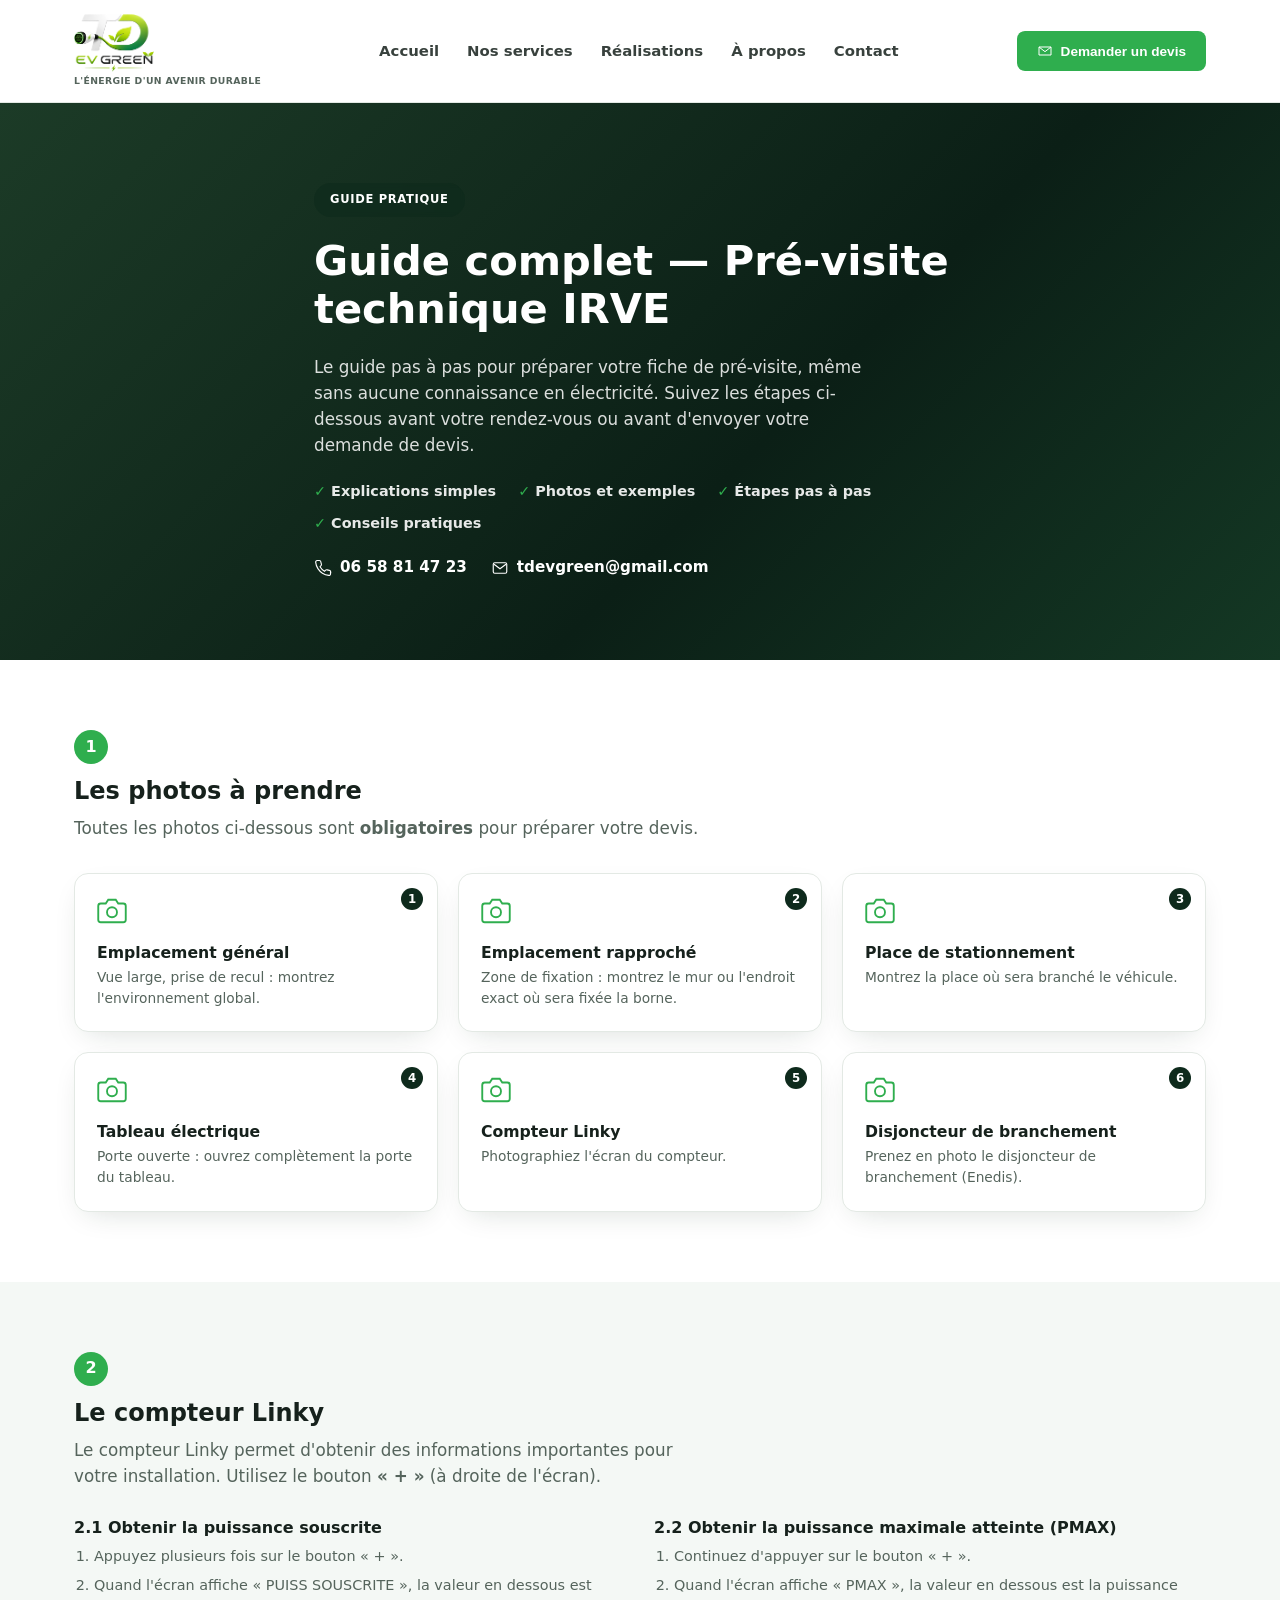
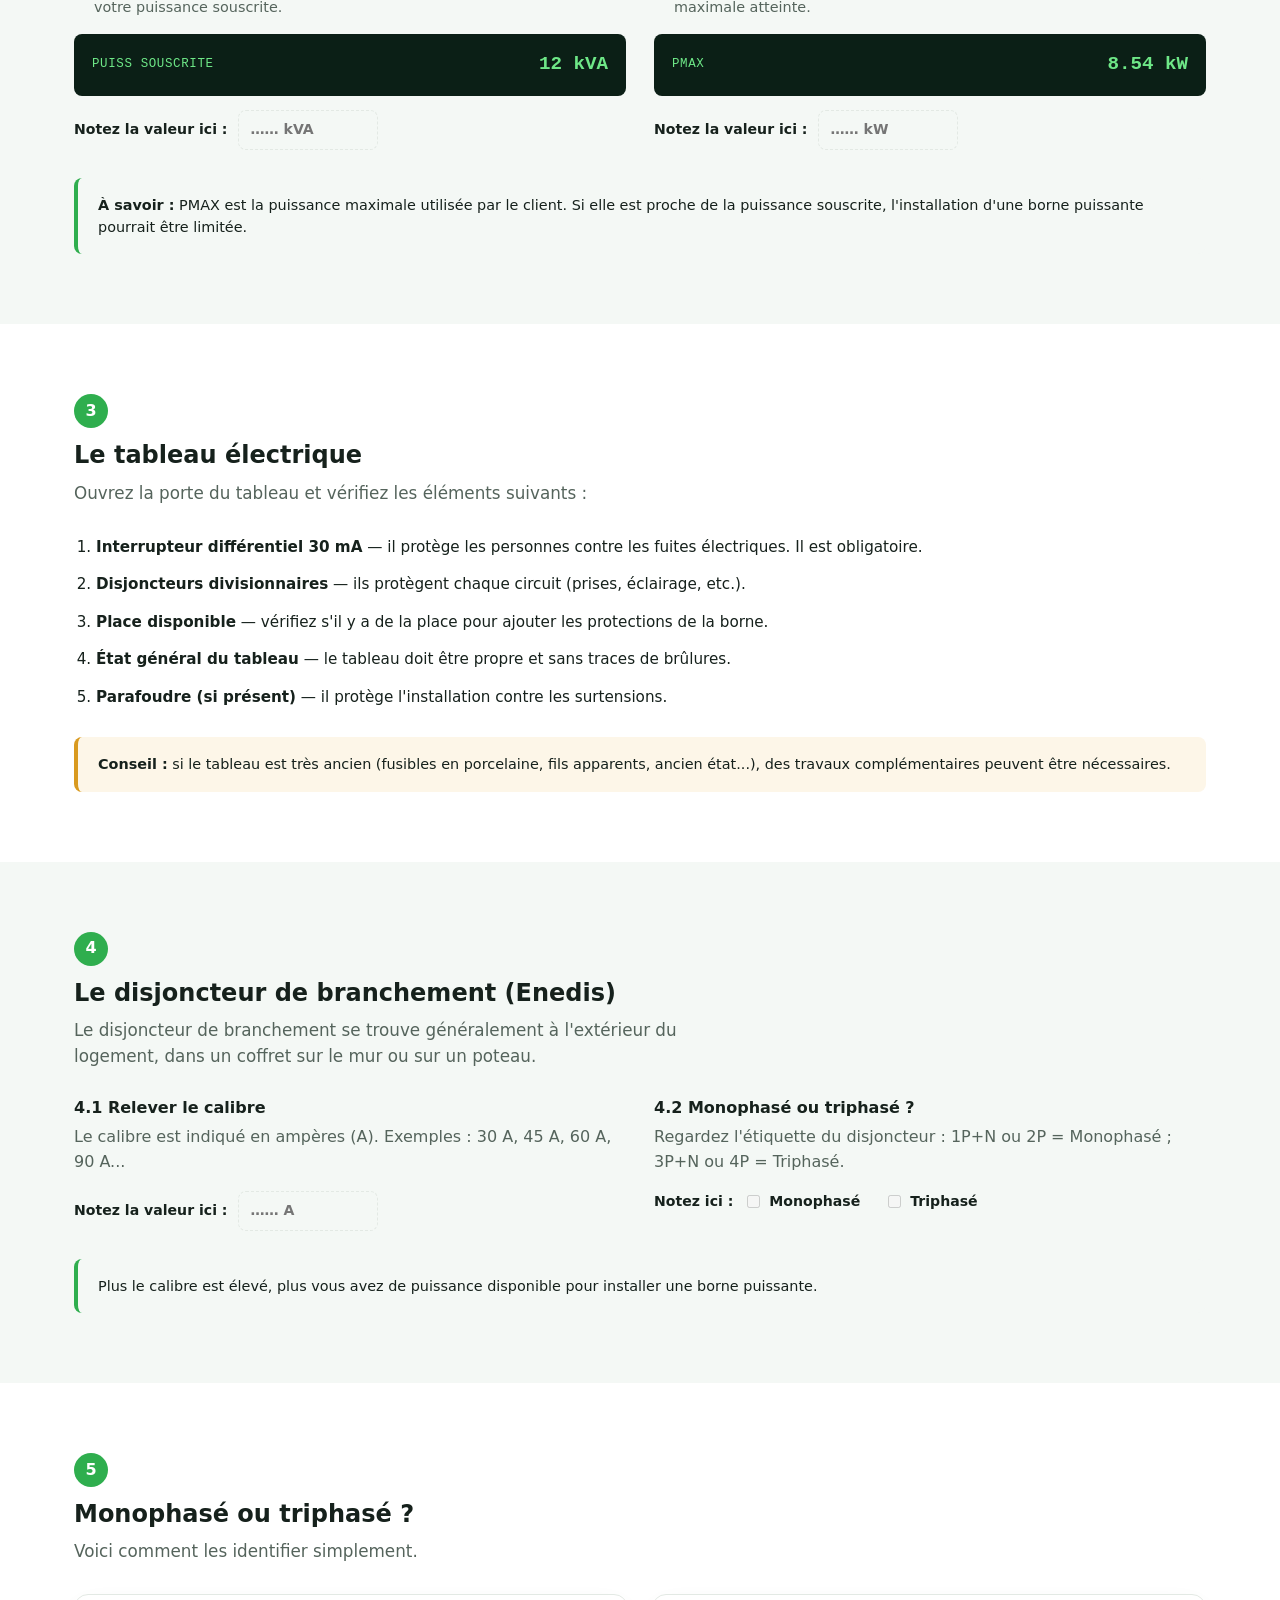
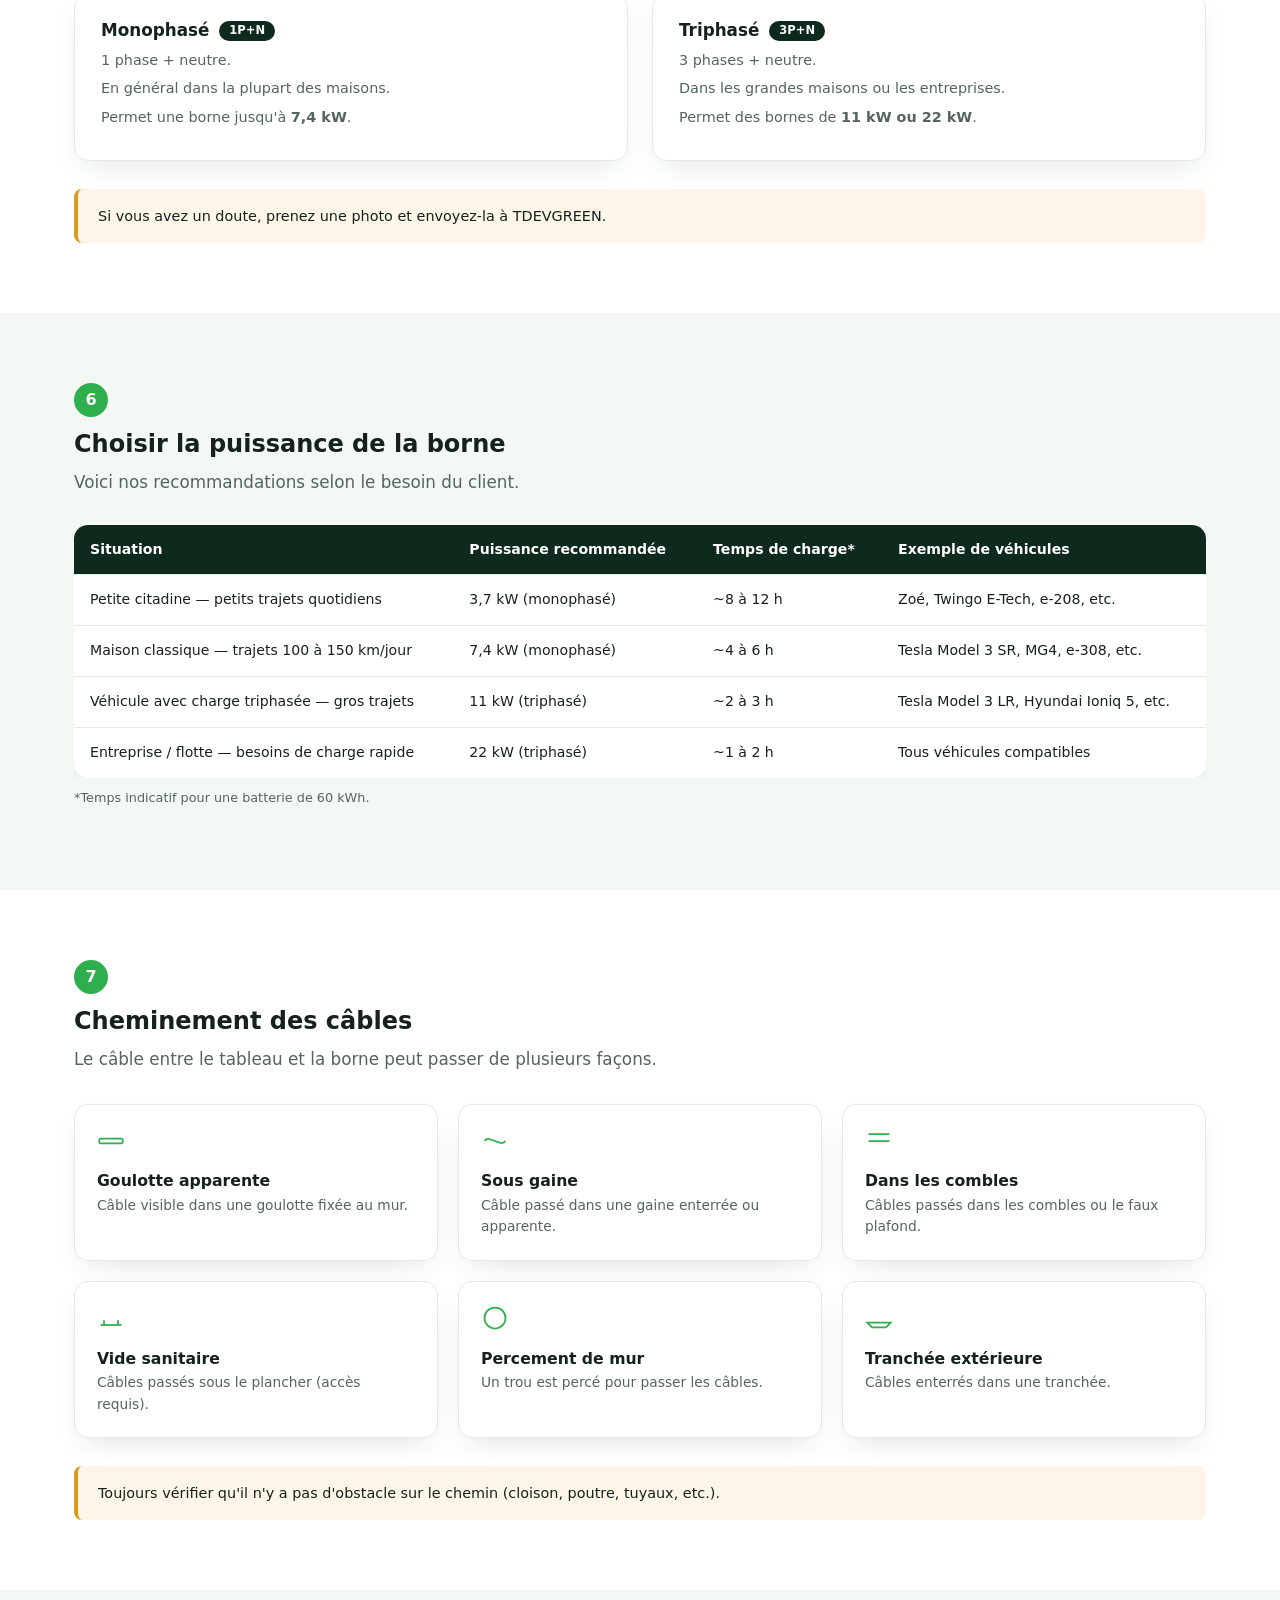
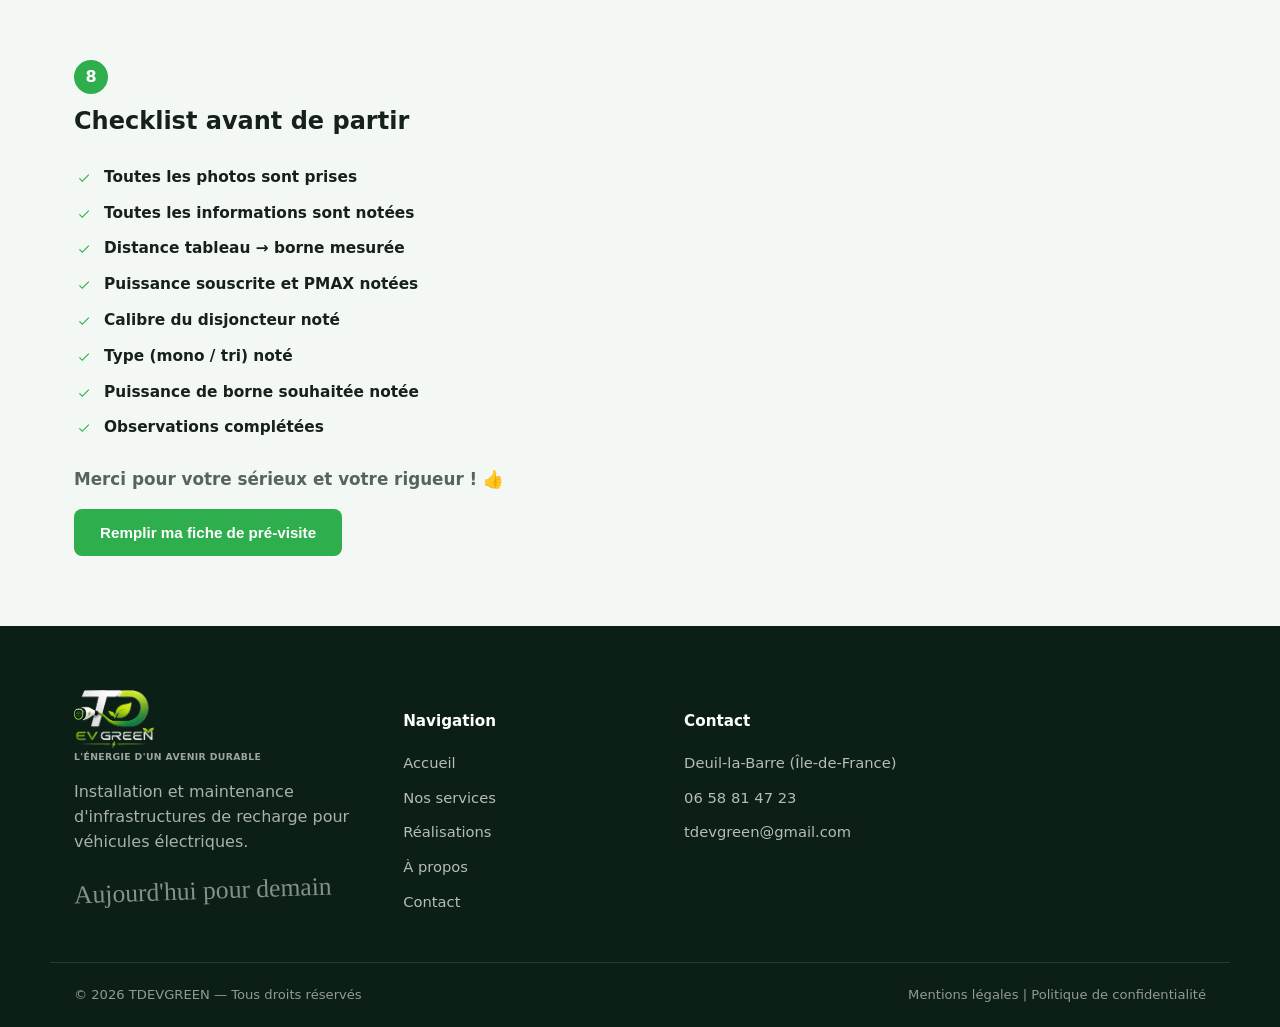
<file: guide-pre-visite.html>
<!DOCTYPE html>
<html lang="fr">
<head>
<meta charset="UTF-8">
<meta name="viewport" content="width=device-width, initial-scale=1.0">
<title>Guide de pré-visite technique IRVE — TDEVGREEN</title>
<meta name="description" content="Guide pas à pas pour préparer votre fiche de pré-visite technique IRVE avant l'installation de votre borne de recharge : photos à prendre, compteur Linky, tableau électrique, disjoncteur, puissance recommandée.">
<link rel="icon" href="assets/img/favicon.png" type="image/png">
<link rel="apple-touch-icon" href="assets/img/apple-touch-icon.png">
<link rel="stylesheet" href="assets/css/styles.css?v=2">
</head>
<body>

<header class="site-header">
  <div class="container header-inner">
    <a href="index.html#accueil" class="logo">
      <img class="logo-mark-full" src="assets/img/logo-full.png" width="230" height="167" alt="TDEVGREEN">
      <span class="logo-tagline">L'énergie d'un avenir durable</span>
    </a>

    <nav class="main-nav" id="main-nav">
      <a href="index.html#accueil">Accueil</a>
      <a href="index.html#services">Nos services</a>
      <a href="index.html#realisations">Réalisations</a>
      <a href="index.html#apropos">À propos</a>
      <a href="index.html#contact">Contact</a>
      <button type="button" class="btn btn-primary btn-sm nav-devis" data-open-devis>Demander un devis</button>
    </nav>

    <button type="button" class="btn btn-primary btn-sm header-cta" data-open-devis>
      <svg width="16" height="16" viewBox="0 0 24 24" fill="none" aria-hidden="true"><path d="M3 6h18v12H3z" stroke="currentColor" stroke-width="1.5"/><path d="m3 6 9 7 9-7" stroke="currentColor" stroke-width="1.5"/></svg>
      Demander un devis
    </button>

    <button class="nav-toggle" id="nav-toggle" aria-label="Ouvrir le menu" aria-expanded="false" aria-controls="main-nav">
      <span></span><span></span><span></span>
    </button>
  </div>
</header>

<main>

  <section class="guide-hero">
    <div class="container guide-hero-inner">
      <span class="badge">Guide pratique</span>
      <h1>Guide complet — Pré-visite technique IRVE</h1>
      <p class="hero-text">
        Le guide pas à pas pour préparer votre fiche de pré-visite, même sans aucune
        connaissance en électricité. Suivez les étapes ci-dessous avant votre rendez-vous
        ou avant d'envoyer votre demande de devis.
      </p>
      <ul class="guide-hero-points">
        <li>Explications simples</li>
        <li>Photos et exemples</li>
        <li>Étapes pas à pas</li>
        <li>Conseils pratiques</li>
      </ul>
      <div class="guide-hero-contact">
        <a href="tel:0658814723">
          <svg width="18" height="18" viewBox="0 0 24 24" fill="none" aria-hidden="true"><path d="M22 16.9v3a2 2 0 0 1-2.2 2 19.8 19.8 0 0 1-8.6-3 19.5 19.5 0 0 1-6-6 19.8 19.8 0 0 1-3-8.7A2 2 0 0 1 4.1 2h3a2 2 0 0 1 2 1.7c.1 1 .3 2 .7 3a2 2 0 0 1-.4 2.1L8 10.3a16 16 0 0 0 6 6l1.5-1.4a2 2 0 0 1 2.1-.4c1 .4 2 .6 3 .7a2 2 0 0 1 1.7 2z" stroke="currentColor" stroke-width="1.5"/></svg>
          06 58 81 47 23
        </a>
        <a href="mailto:tdevgreen@gmail.com">
          <svg width="18" height="18" viewBox="0 0 24 24" fill="none" aria-hidden="true"><rect x="3" y="5" width="18" height="14" rx="2" stroke="currentColor" stroke-width="1.5"/><path d="m4 7 8 6 8-6" stroke="currentColor" stroke-width="1.5"/></svg>
          tdevgreen@gmail.com
        </a>
      </div>
    </div>
  </section>

  <section class="guide-section" id="photos">
    <div class="container">
      <span class="guide-step-badge">1</span>
      <h2>Les photos à prendre</h2>
      <p class="section-intro">Toutes les photos ci-dessous sont <strong>obligatoires</strong> pour préparer votre devis.</p>

      <div class="guide-photo-grid">
        <div class="guide-photo-card">
          <span class="guide-photo-num">1</span>
          <svg width="30" height="30" viewBox="0 0 24 24" fill="none" aria-hidden="true"><path d="M23 19a2 2 0 0 1-2 2H3a2 2 0 0 1-2-2V8a2 2 0 0 1 2-2h4l2-3h6l2 3h4a2 2 0 0 1 2 2z" stroke="currentColor" stroke-width="1.5"/><circle cx="12" cy="13" r="4" stroke="currentColor" stroke-width="1.5"/></svg>
          <h3>Emplacement général</h3>
          <p>Vue large, prise de recul : montrez l'environnement global.</p>
        </div>
        <div class="guide-photo-card">
          <span class="guide-photo-num">2</span>
          <svg width="30" height="30" viewBox="0 0 24 24" fill="none" aria-hidden="true"><path d="M23 19a2 2 0 0 1-2 2H3a2 2 0 0 1-2-2V8a2 2 0 0 1 2-2h4l2-3h6l2 3h4a2 2 0 0 1 2 2z" stroke="currentColor" stroke-width="1.5"/><circle cx="12" cy="13" r="4" stroke="currentColor" stroke-width="1.5"/></svg>
          <h3>Emplacement rapproché</h3>
          <p>Zone de fixation : montrez le mur ou l'endroit exact où sera fixée la borne.</p>
        </div>
        <div class="guide-photo-card">
          <span class="guide-photo-num">3</span>
          <svg width="30" height="30" viewBox="0 0 24 24" fill="none" aria-hidden="true"><path d="M23 19a2 2 0 0 1-2 2H3a2 2 0 0 1-2-2V8a2 2 0 0 1 2-2h4l2-3h6l2 3h4a2 2 0 0 1 2 2z" stroke="currentColor" stroke-width="1.5"/><circle cx="12" cy="13" r="4" stroke="currentColor" stroke-width="1.5"/></svg>
          <h3>Place de stationnement</h3>
          <p>Montrez la place où sera branché le véhicule.</p>
        </div>
        <div class="guide-photo-card">
          <span class="guide-photo-num">4</span>
          <svg width="30" height="30" viewBox="0 0 24 24" fill="none" aria-hidden="true"><path d="M23 19a2 2 0 0 1-2 2H3a2 2 0 0 1-2-2V8a2 2 0 0 1 2-2h4l2-3h6l2 3h4a2 2 0 0 1 2 2z" stroke="currentColor" stroke-width="1.5"/><circle cx="12" cy="13" r="4" stroke="currentColor" stroke-width="1.5"/></svg>
          <h3>Tableau électrique</h3>
          <p>Porte ouverte : ouvrez complètement la porte du tableau.</p>
        </div>
        <div class="guide-photo-card">
          <span class="guide-photo-num">5</span>
          <svg width="30" height="30" viewBox="0 0 24 24" fill="none" aria-hidden="true"><path d="M23 19a2 2 0 0 1-2 2H3a2 2 0 0 1-2-2V8a2 2 0 0 1 2-2h4l2-3h6l2 3h4a2 2 0 0 1 2 2z" stroke="currentColor" stroke-width="1.5"/><circle cx="12" cy="13" r="4" stroke="currentColor" stroke-width="1.5"/></svg>
          <h3>Compteur Linky</h3>
          <p>Photographiez l'écran du compteur.</p>
        </div>
        <div class="guide-photo-card">
          <span class="guide-photo-num">6</span>
          <svg width="30" height="30" viewBox="0 0 24 24" fill="none" aria-hidden="true"><path d="M23 19a2 2 0 0 1-2 2H3a2 2 0 0 1-2-2V8a2 2 0 0 1 2-2h4l2-3h6l2 3h4a2 2 0 0 1 2 2z" stroke="currentColor" stroke-width="1.5"/><circle cx="12" cy="13" r="4" stroke="currentColor" stroke-width="1.5"/></svg>
          <h3>Disjoncteur de branchement</h3>
          <p>Prenez en photo le disjoncteur de branchement (Enedis).</p>
        </div>
      </div>
    </div>
  </section>

  <section class="guide-section guide-section-alt" id="linky">
    <div class="container">
      <span class="guide-step-badge">2</span>
      <h2>Le compteur Linky</h2>
      <p class="section-intro">
        Le compteur Linky permet d'obtenir des informations importantes pour votre installation.
        Utilisez le bouton <strong>« + »</strong> (à droite de l'écran).
      </p>

      <div class="linky-steps">
        <div class="linky-step">
          <h3>2.1 Obtenir la puissance souscrite</h3>
          <ol class="linky-instructions">
            <li>Appuyez plusieurs fois sur le bouton « + ».</li>
            <li>Quand l'écran affiche « PUISS SOUSCRITE », la valeur en dessous est votre puissance souscrite.</li>
          </ol>
          <div class="linky-screen">
            <span>PUISS SOUSCRITE</span>
            <strong>12 kVA</strong>
          </div>
          <label class="linky-note">Notez la valeur ici : <input type="text" placeholder="…… kVA" disabled></label>
        </div>

        <div class="linky-step">
          <h3>2.2 Obtenir la puissance maximale atteinte (PMAX)</h3>
          <ol class="linky-instructions">
            <li>Continuez d'appuyer sur le bouton « + ».</li>
            <li>Quand l'écran affiche « PMAX », la valeur en dessous est la puissance maximale atteinte.</li>
          </ol>
          <div class="linky-screen">
            <span>PMAX</span>
            <strong>8.54 kW</strong>
          </div>
          <label class="linky-note">Notez la valeur ici : <input type="text" placeholder="…… kW" disabled></label>
        </div>
      </div>

      <div class="guide-tip">
        <strong>À savoir :</strong> PMAX est la puissance maximale utilisée par le client. Si elle est proche
        de la puissance souscrite, l'installation d'une borne puissante pourrait être limitée.
      </div>
    </div>
  </section>

  <section class="guide-section" id="tableau">
    <div class="container">
      <span class="guide-step-badge">3</span>
      <h2>Le tableau électrique</h2>
      <p class="section-intro">Ouvrez la porte du tableau et vérifiez les éléments suivants :</p>

      <ol class="guide-checklist">
        <li><strong>Interrupteur différentiel 30 mA</strong> — il protège les personnes contre les fuites électriques. Il est obligatoire.</li>
        <li><strong>Disjoncteurs divisionnaires</strong> — ils protègent chaque circuit (prises, éclairage, etc.).</li>
        <li><strong>Place disponible</strong> — vérifiez s'il y a de la place pour ajouter les protections de la borne.</li>
        <li><strong>État général du tableau</strong> — le tableau doit être propre et sans traces de brûlures.</li>
        <li><strong>Parafoudre (si présent)</strong> — il protège l'installation contre les surtensions.</li>
      </ol>

      <div class="guide-tip guide-tip-warning">
        <strong>Conseil :</strong> si le tableau est très ancien (fusibles en porcelaine, fils apparents,
        ancien état...), des travaux complémentaires peuvent être nécessaires.
      </div>
    </div>
  </section>

  <section class="guide-section guide-section-alt" id="disjoncteur">
    <div class="container">
      <span class="guide-step-badge">4</span>
      <h2>Le disjoncteur de branchement (Enedis)</h2>
      <p class="section-intro">
        Le disjoncteur de branchement se trouve généralement à l'extérieur du logement, dans un coffret
        sur le mur ou sur un poteau.
      </p>

      <div class="linky-steps">
        <div class="linky-step">
          <h3>4.1 Relever le calibre</h3>
          <p>Le calibre est indiqué en ampères (A). Exemples : 30 A, 45 A, 60 A, 90 A...</p>
          <label class="linky-note">Notez la valeur ici : <input type="text" placeholder="…… A" disabled></label>
        </div>
        <div class="linky-step">
          <h3>4.2 Monophasé ou triphasé ?</h3>
          <p>Regardez l'étiquette du disjoncteur : 1P+N ou 2P = Monophasé ; 3P+N ou 4P = Triphasé.</p>
          <label class="linky-note linky-note-choice">
            Notez ici :
            <span><input type="checkbox" disabled> Monophasé</span>
            <span><input type="checkbox" disabled> Triphasé</span>
          </label>
        </div>
      </div>

      <div class="guide-tip">
        Plus le calibre est élevé, plus vous avez de puissance disponible pour installer une borne puissante.
      </div>
    </div>
  </section>

  <section class="guide-section" id="phases">
    <div class="container">
      <span class="guide-step-badge">5</span>
      <h2>Monophasé ou triphasé ?</h2>
      <p class="section-intro">Voici comment les identifier simplement.</p>

      <div class="phase-grid">
        <div class="phase-card">
          <h3>Monophasé <span class="phase-tag">1P+N</span></h3>
          <p>1 phase + neutre.</p>
          <p>En général dans la plupart des maisons.</p>
          <p>Permet une borne jusqu'à <strong>7,4 kW</strong>.</p>
        </div>
        <div class="phase-card">
          <h3>Triphasé <span class="phase-tag">3P+N</span></h3>
          <p>3 phases + neutre.</p>
          <p>Dans les grandes maisons ou les entreprises.</p>
          <p>Permet des bornes de <strong>11 kW ou 22 kW</strong>.</p>
        </div>
      </div>
      <div class="guide-tip guide-tip-warning">
        Si vous avez un doute, prenez une photo et envoyez-la à TDEVGREEN.
      </div>
    </div>
  </section>

  <section class="guide-section guide-section-alt" id="puissance">
    <div class="container">
      <span class="guide-step-badge">6</span>
      <h2>Choisir la puissance de la borne</h2>
      <p class="section-intro">Voici nos recommandations selon le besoin du client.</p>

      <div class="table-scroll">
        <table class="guide-table">
          <thead>
            <tr>
              <th>Situation</th>
              <th>Puissance recommandée</th>
              <th>Temps de charge*</th>
              <th>Exemple de véhicules</th>
            </tr>
          </thead>
          <tbody>
            <tr>
              <td>Petite citadine — petits trajets quotidiens</td>
              <td>3,7 kW (monophasé)</td>
              <td>~8 à 12 h</td>
              <td>Zoé, Twingo E-Tech, e-208, etc.</td>
            </tr>
            <tr>
              <td>Maison classique — trajets 100 à 150 km/jour</td>
              <td>7,4 kW (monophasé)</td>
              <td>~4 à 6 h</td>
              <td>Tesla Model 3 SR, MG4, e-308, etc.</td>
            </tr>
            <tr>
              <td>Véhicule avec charge triphasée — gros trajets</td>
              <td>11 kW (triphasé)</td>
              <td>~2 à 3 h</td>
              <td>Tesla Model 3 LR, Hyundai Ioniq 5, etc.</td>
            </tr>
            <tr>
              <td>Entreprise / flotte — besoins de charge rapide</td>
              <td>22 kW (triphasé)</td>
              <td>~1 à 2 h</td>
              <td>Tous véhicules compatibles</td>
            </tr>
          </tbody>
        </table>
      </div>
      <p class="table-footnote">*Temps indicatif pour une batterie de 60 kWh.</p>
    </div>
  </section>

  <section class="guide-section" id="cables">
    <div class="container">
      <span class="guide-step-badge">7</span>
      <h2>Cheminement des câbles</h2>
      <p class="section-intro">Le câble entre le tableau et la borne peut passer de plusieurs façons.</p>

      <div class="guide-photo-grid guide-photo-grid-6">
        <div class="guide-photo-card">
          <svg width="28" height="28" viewBox="0 0 24 24" fill="none" aria-hidden="true"><rect x="2" y="10" width="20" height="4" rx="1" stroke="currentColor" stroke-width="1.5"/></svg>
          <h3>Goulotte apparente</h3>
          <p>Câble visible dans une goulotte fixée au mur.</p>
        </div>
        <div class="guide-photo-card">
          <svg width="28" height="28" viewBox="0 0 24 24" fill="none" aria-hidden="true"><path d="M3 12c4-6 14 6 18 0" stroke="currentColor" stroke-width="1.5"/></svg>
          <h3>Sous gaine</h3>
          <p>Câble passé dans une gaine enterrée ou apparente.</p>
        </div>
        <div class="guide-photo-card">
          <svg width="28" height="28" viewBox="0 0 24 24" fill="none" aria-hidden="true"><path d="M3 6h18M3 12h18" stroke="currentColor" stroke-width="1.5"/></svg>
          <h3>Dans les combles</h3>
          <p>Câbles passés dans les combles ou le faux plafond.</p>
        </div>
        <div class="guide-photo-card">
          <svg width="28" height="28" viewBox="0 0 24 24" fill="none" aria-hidden="true"><path d="M3 18h18" stroke="currentColor" stroke-width="1.5"/><path d="M6 18v-4M18 18v-4" stroke="currentColor" stroke-width="1.5"/></svg>
          <h3>Vide sanitaire</h3>
          <p>Câbles passés sous le plancher (accès requis).</p>
        </div>
        <div class="guide-photo-card">
          <svg width="28" height="28" viewBox="0 0 24 24" fill="none" aria-hidden="true"><circle cx="12" cy="12" r="9" stroke="currentColor" stroke-width="1.5"/></svg>
          <h3>Percement de mur</h3>
          <p>Un trou est percé pour passer les câbles.</p>
        </div>
        <div class="guide-photo-card">
          <svg width="28" height="28" viewBox="0 0 24 24" fill="none" aria-hidden="true"><path d="M2 16h20l-4 4H6z" stroke="currentColor" stroke-width="1.5"/></svg>
          <h3>Tranchée extérieure</h3>
          <p>Câbles enterrés dans une tranchée.</p>
        </div>
      </div>

      <div class="guide-tip guide-tip-warning">
        Toujours vérifier qu'il n'y a pas d'obstacle sur le chemin (cloison, poutre, tuyaux, etc.).
      </div>
    </div>
  </section>

  <section class="guide-section guide-section-alt" id="checklist">
    <div class="container">
      <span class="guide-step-badge">8</span>
      <h2>Checklist avant de partir</h2>

      <ul class="checklist guide-final-checklist">
        <li>Toutes les photos sont prises</li>
        <li>Toutes les informations sont notées</li>
        <li>Distance tableau → borne mesurée</li>
        <li>Puissance souscrite et PMAX notées</li>
        <li>Calibre du disjoncteur noté</li>
        <li>Type (mono / tri) noté</li>
        <li>Puissance de borne souhaitée notée</li>
        <li>Observations complétées</li>
      </ul>

      <p class="guide-thanks">Merci pour votre sérieux et votre rigueur ! 👍</p>

      <button type="button" class="btn btn-primary" data-open-devis>Remplir ma fiche de pré-visite</button>
    </div>
  </section>

</main>

<footer class="site-footer">
  <div class="container footer-grid">
    <div class="footer-brand">
      <a href="index.html#accueil" class="logo logo-footer">
        <img class="logo-mark-full" src="assets/img/logo-full-dark.png" width="200" height="145" alt="TDEVGREEN">
        <span class="logo-tagline">L'énergie d'un avenir durable</span>
      </a>
      <p>Installation et maintenance d'infrastructures de recharge pour véhicules électriques.</p>
      <span class="signature">Aujourd'hui pour demain</span>
    </div>

    <div class="footer-col">
      <h4>Navigation</h4>
      <a href="index.html#accueil">Accueil</a>
      <a href="index.html#services">Nos services</a>
      <a href="index.html#realisations">Réalisations</a>
      <a href="index.html#apropos">À propos</a>
      <a href="index.html#contact">Contact</a>
    </div>

    <div class="footer-col">
      <h4>Contact</h4>
      <span>Deuil-la-Barre (Île-de-France)</span>
      <a href="tel:0658814723">06 58 81 47 23</a>
      <a href="mailto:tdevgreen@gmail.com">tdevgreen@gmail.com</a>
    </div>
  </div>

  <div class="footer-bottom container">
    <span>© <span id="year"></span> TDEVGREEN — Tous droits réservés</span>
    <span class="footer-links"><a href="#">Mentions légales</a> | <a href="#">Politique de confidentialité</a></span>
  </div>
</footer>

<div class="modal" id="devis-modal" aria-hidden="true">
  <div class="modal-overlay" data-close-devis></div>
  <div class="modal-dialog" role="dialog" aria-modal="true" aria-labelledby="devis-title">
    <button type="button" class="modal-close" data-close-devis aria-label="Fermer">&times;</button>
    <h2 id="devis-title">Fiche de pré-visite technique IRVE</h2>
    <p class="modal-intro">
      Renseignez un maximum d'informations sur votre installation : cela nous permet de préparer
      un devis précis, avec le moins d'aller-retours possible. Les champs techniques que vous ne
      connaissez pas peuvent rester vides — notre technicien les vérifiera lors de la visite.
    </p>

    <form class="devis-form" id="devis-form" action="assets/devis.php" method="post" enctype="multipart/form-data">
      <h3><span class="devis-step">1</span> Vos coordonnées</h3>
      <div class="form-row">
        <label>
          Nom / Société
          <input type="text" name="nom" required autocomplete="name">
        </label>
        <label>
          Téléphone
          <input type="tel" name="telephone" required autocomplete="tel">
        </label>
      </div>
      <div class="form-row">
        <label>
          Email
          <input type="email" name="email" required autocomplete="email">
        </label>
        <label>
          Date souhaitée d'installation
          <input type="date" name="date_souhaitee">
        </label>
      </div>
      <label>
        Adresse d'installation
        <input type="text" name="adresse" required>
      </label>
      <div class="form-row">
        <label>
          Code postal
          <input type="text" name="code_postal" required inputmode="numeric" pattern="[0-9]{5}">
        </label>
        <label>
          Ville
          <input type="text" name="ville" required>
        </label>
      </div>

      <h3><span class="devis-step">2</span> Emplacement de la borne</h3>
      <fieldset class="choice-group">
        <legend>Type de pose</legend>
        <label class="choice"><input type="radio" name="type_pose" value="Murale"><span>Murale</span></label>
        <label class="choice"><input type="radio" name="type_pose" value="Sur pied"><span>Sur pied</span></label>
        <label class="choice"><input type="radio" name="type_pose" value="En attente technique (goulotte)"><span>En attente technique (goulotte)</span></label>
      </fieldset>
      <fieldset class="choice-group">
        <legend>Lieu</legend>
        <label class="choice"><input type="radio" name="lieu" value="Garage"><span>Garage</span></label>
        <label class="choice"><input type="radio" name="lieu" value="Extérieur"><span>Extérieur</span></label>
        <label class="choice"><input type="radio" name="lieu" value="Parking / carport"><span>Parking / carport</span></label>
      </fieldset>
      <fieldset class="choice-group">
        <legend>Nature du support</legend>
        <label class="choice"><input type="radio" name="nature_support" value="Mur béton"><span>Mur béton</span></label>
        <label class="choice"><input type="radio" name="nature_support" value="Mur brique/parpaing"><span>Mur brique/parpaing</span></label>
        <label class="choice"><input type="radio" name="nature_support" value="Poteau à prévoir"><span>Poteau à prévoir</span></label>
      </fieldset>
      <label>
        Distance borne ↔ véhicule stationné (estimation en m)
        <input type="text" name="distance_borne_vehicule" placeholder="ex : 3 m">
      </label>
      <label class="file-field">
        Photo de l'emplacement <span class="file-hint">(vue large + vue rapprochée du mur, si possible)</span>
        <input type="file" name="photo_emplacement[]" accept="image/png,image/jpeg,image/webp" multiple>
      </label>

      <h3><span class="devis-step">3</span> Tableau électrique</h3>
      <div class="form-row checkbox-row">
        <label class="checkbox"><input type="checkbox" name="tableau_normes" value="oui"><span>Tableau aux normes (différentiel 30 mA visible)</span></label>
      </div>
      <label>
        Distance tableau → borne (estimée, en m)
        <input type="number" name="distance_tableau_borne" min="0" step="0.5">
      </label>
      <fieldset class="choice-group">
        <legend>Passage des câbles</legend>
        <label class="choice"><input type="radio" name="passage_cables" value="Apparent"><span>Apparent</span></label>
        <label class="choice"><input type="radio" name="passage_cables" value="Sous gaine existante"><span>Sous gaine existante</span></label>
        <label class="choice"><input type="radio" name="passage_cables" value="À créer"><span>À créer</span></label>
      </fieldset>
      <label>
        Précisions (traversée mur, longueur, obstacles)
        <textarea name="precisions_cables" rows="2"></textarea>
      </label>
      <label class="file-field">
        Photo du tableau ouvert
        <input type="file" name="photo_tableau" accept="image/png,image/jpeg,image/webp">
      </label>

      <h3><span class="devis-step">4</span> Compteur Linky</h3>
      <div class="form-row">
        <label>
          Puissance souscrite (kVA)
          <input type="number" name="puissance_souscrite" min="0" step="0.5">
        </label>
        <label>
          PMAX affichée (kW)
          <input type="number" name="pmax_affichee" min="0" step="0.1">
        </label>
      </div>
      <label>
        Numéro de compteur (PDL)
        <input type="text" name="numero_pdl" inputmode="numeric" maxlength="14">
      </label>
      <label class="file-field">
        Photo du compteur
        <input type="file" name="photo_compteur" accept="image/png,image/jpeg,image/webp">
      </label>

      <h3><span class="devis-step">5</span> Disjoncteur de branchement</h3>
      <div class="form-row">
        <label>
          Calibre (A)
          <input type="number" name="calibre_disjoncteur" min="0" step="1">
        </label>
        <fieldset class="choice-group">
          <legend>Type</legend>
          <label class="choice"><input type="radio" name="type_alimentation" value="Monophasé"><span>Monophasé</span></label>
          <label class="choice"><input type="radio" name="type_alimentation" value="Triphasé"><span>Triphasé</span></label>
        </fieldset>
      </div>
      <label>
        Marge disponible estimée après borne
        <input type="text" name="marge_disponible">
      </label>
      <label class="file-field">
        Photo du disjoncteur
        <input type="file" name="photo_disjoncteur" accept="image/png,image/jpeg,image/webp">
      </label>

      <h3><span class="devis-step">6</span> Terre et protections</h3>
      <div class="form-row checkbox-row checkbox-row-3">
        <label class="checkbox"><input type="checkbox" name="terre_conforme" value="oui"><span>Prise de terre conforme</span></label>
        <label class="checkbox"><input type="checkbox" name="parafoudre_present" value="oui"><span>Parafoudre présent</span></label>
        <label class="checkbox"><input type="checkbox" name="ddr_a_ajouter" value="oui"><span>DDR 30 mA type A/B à ajouter</span></label>
      </div>

      <h3><span class="devis-step">7</span> Véhicule</h3>
      <div class="form-row">
        <label>
          Marque
          <input type="text" name="vehicule_marque">
        </label>
        <label>
          Modèle
          <input type="text" name="vehicule_modele">
        </label>
      </div>
      <fieldset class="choice-group">
        <legend>Puissance de charge souhaitée</legend>
        <label class="choice"><input type="radio" name="puissance_charge" value="3,7 kW"><span>3,7 kW</span></label>
        <label class="choice"><input type="radio" name="puissance_charge" value="7,4 kW"><span>7,4 kW</span></label>
        <label class="choice"><input type="radio" name="puissance_charge" value="11 kW"><span>11 kW</span></label>
        <label class="choice"><input type="radio" name="puissance_charge" value="22 kW"><span>22 kW</span></label>
        <label class="choice"><input type="radio" name="puissance_charge" value="Je ne sais pas"><span>Je ne sais pas</span></label>
      </fieldset>

      <label>
        Observations complémentaires
        <textarea name="observations" rows="3" placeholder="Toute information utile pour préparer votre devis..."></textarea>
      </label>

      <button type="submit" class="btn btn-primary">Envoyer ma fiche de pré-visite</button>
      <p class="form-note" id="devis-form-note" hidden></p>
    </form>
  </div>
</div>

<script src="assets/js/main.js?v=2"></script>
</body>
</html>
</file>
<file: assets/css/styles.css>
/* ==========================================================================
   TDEVGREEN — MVP styles
   ========================================================================== */

:root {
  --green-500: #2fae4e;
  --green-600: #279441;
  --green-dark: #0e2a1c;
  --green-darker: #0b1f16;
  --ink: #16211c;
  --ink-soft: #55645c;
  --paper: #ffffff;
  --paper-soft: #f4f8f5;
  --border: #e3e9e4;

  --radius-sm: 8px;
  --radius-md: 14px;
  --radius-lg: 24px;

  --shadow: 0 10px 30px -12px rgba(14, 42, 28, 0.18);
  --container-w: 1180px;
}

* { box-sizing: border-box; }

html { scroll-behavior: smooth; }

body {
  margin: 0;
  font-family: "Inter", "Segoe UI", system-ui, -apple-system, sans-serif;
  color: var(--ink);
  background: var(--paper);
  line-height: 1.55;
}

h1, h2, h3 { line-height: 1.15; margin: 0 0 .5em; font-weight: 800; }
p { margin: 0 0 1em; color: var(--ink-soft); }
a { color: inherit; text-decoration: none; }
ul { list-style: none; margin: 0; padding: 0; }

.container {
  max-width: var(--container-w);
  margin: 0 auto;
  padding: 0 24px;
}

.accent { color: var(--green-500); }

.eyebrow {
  display: inline-block;
  color: var(--green-600);
  font-weight: 700;
  font-size: .8rem;
  letter-spacing: .08em;
  text-transform: uppercase;
  margin-bottom: .5em;
}

.section-intro {
  max-width: 640px;
  font-size: 1.05rem;
}

.badge {
  display: inline-flex;
  align-items: center;
  background: rgba(14, 42, 28, 0.55);
  color: #fff;
  font-size: .72rem;
  font-weight: 700;
  letter-spacing: .06em;
  text-transform: uppercase;
  padding: 8px 16px;
  border-radius: 999px;
  margin-bottom: 20px;
  backdrop-filter: blur(2px);
}

/* Buttons */
.btn {
  display: inline-flex;
  align-items: center;
  gap: 8px;
  padding: 13px 24px;
  border-radius: var(--radius-sm);
  font-weight: 700;
  font-size: .95rem;
  border: 2px solid transparent;
  cursor: pointer;
  transition: transform .15s ease, box-shadow .15s ease, background .15s ease;
}
.btn:hover { transform: translateY(-1px); }
.btn-primary { background: var(--green-500); color: #fff; }
.btn-primary:hover { background: var(--green-600); }
.btn-outline { background: transparent; border-color: #fff; color: #fff; }
.btn-outline:hover { background: rgba(255,255,255,.12); }
.btn-light { background: #fff; color: var(--green-dark); }
.btn-light:hover { background: #eef3ef; }
.btn-sm { padding: 10px 18px; font-size: .85rem; }

/* Header */
.site-header {
  position: sticky;
  top: 0;
  z-index: 50;
  background: rgba(255,255,255,.92);
  backdrop-filter: blur(8px);
  border-bottom: 1px solid var(--border);
}

.header-inner {
  display: flex;
  align-items: center;
  gap: 24px;
  padding-top: 14px;
  padding-bottom: 14px;
}

.logo { display: flex; flex-direction: column; align-items: flex-start; gap: 2px; flex-shrink: 0; }
.logo-mark-full { height: 58px; width: auto; display: block; }
.logo-tagline {
  font-weight: 600;
  font-size: .58rem;
  letter-spacing: .04em;
  text-transform: uppercase;
  color: var(--ink-soft);
}

.main-nav {
  display: flex;
  gap: 28px;
  margin: 0 auto;
  font-weight: 600;
  font-size: .93rem;
}
.main-nav a { color: var(--ink); opacity: .85; }
.main-nav a:hover { opacity: 1; color: var(--green-600); }
.nav-devis { display: none; }

.header-cta { flex-shrink: 0; }

.nav-toggle {
  display: none;
  flex-direction: column;
  justify-content: center;
  gap: 5px;
  width: 38px;
  height: 38px;
  background: none;
  border: 1px solid var(--border);
  border-radius: var(--radius-sm);
  cursor: pointer;
}
.nav-toggle span { display: block; height: 2px; width: 18px; margin: 0 auto; background: var(--ink); }

/* Hero */
.hero {
  position: relative;
  color: #fff;
  overflow: hidden;
  padding: 90px 0 110px;
}
.hero-media {
  position: absolute;
  inset: 0;
  z-index: -1;
  background:
    linear-gradient(120deg, rgba(11,31,22,.92) 0%, rgba(11,31,22,.68) 45%, rgba(11,31,22,.3) 100%),
    url("../img/hero.jpg") center/cover no-repeat;
}
.hero-inner { max-width: 640px; }
.hero h1 { font-size: clamp(2rem, 4.2vw, 3.1rem); }
.hero-text { color: rgba(255,255,255,.85); font-size: 1.05rem; max-width: 560px; }
.hero-actions { display: flex; gap: 14px; flex-wrap: wrap; margin-top: 8px; }

.signature {
  position: absolute;
  right: 5%;
  bottom: 10%;
  font-family: "Brush Script MT", cursive;
  font-size: 1.6rem;
  color: rgba(255,255,255,.75);
  transform: rotate(-4deg);
}

/* Stats */
.stats { border-bottom: 1px solid var(--border); }
.stats-grid {
  display: grid;
  grid-template-columns: repeat(4, 1fr);
  gap: 28px;
  padding: 40px 24px;
}
.stat { display: flex; align-items: center; gap: 14px; }
.stat svg { color: var(--green-500); flex-shrink: 0; }
.stat strong { display: block; font-size: 1.15rem; }
.stat span { display: block; color: var(--ink-soft); font-size: .85rem; }

/* Services */
.services { padding: 90px 0; background: var(--paper-soft); }
.cards-grid {
  margin-top: 44px;
  display: grid;
  grid-template-columns: repeat(4, 1fr);
  gap: 24px;
}
.card {
  background: #fff;
  border: 1px solid var(--border);
  border-radius: var(--radius-md);
  padding: 28px 24px;
  box-shadow: var(--shadow);
}
.card-icon { color: var(--green-500); margin-bottom: 16px; }
.card h3 { font-size: 1.05rem; margin-bottom: .4em; }
.card p { font-size: .92rem; margin-bottom: 1.2em; }
.card-link { font-weight: 700; color: var(--green-600); font-size: .9rem; }
.card-link:hover { text-decoration: underline; }

/* About */
.about { padding: 90px 0; }
.about-grid {
  display: grid;
  grid-template-columns: 1.05fr .95fr;
  gap: 60px;
  align-items: center;
}
.checklist { margin: 26px 0; display: flex; flex-direction: column; gap: 12px; }
.checklist li {
  position: relative;
  padding-left: 30px;
  font-weight: 600;
  font-size: .96rem;
}
.checklist li::before {
  content: "";
  position: absolute;
  left: 0; top: 2px;
  width: 20px; height: 20px;
  border-radius: 50%;
  background: var(--green-500);
  -webkit-mask: url("data:image/svg+xml,%3Csvg xmlns='http://www.w3.org/2000/svg' viewBox='0 0 24 24'%3E%3Cpath fill='%23000' d='M9 16.2 4.8 12l-1.4 1.4L9 19 21 7l-1.4-1.4z'/%3E%3C/svg%3E") center/70% no-repeat;
  mask: url("data:image/svg+xml,%3Csvg xmlns='http://www.w3.org/2000/svg' viewBox='0 0 24 24'%3E%3Cpath fill='%23000' d='M9 16.2 4.8 12l-1.4 1.4L9 19 21 7l-1.4-1.4z'/%3E%3C/svg%3E") center/70% no-repeat;
}

.about-media { position: relative; }
.about-media-photo {
  display: block;
  width: 100%;
  aspect-ratio: 4/5;
  object-fit: cover;
  border-radius: var(--radius-lg);
  box-shadow: var(--shadow);
}
.about-overlay-card {
  position: absolute;
  left: -12px;
  bottom: 90px;
  background: var(--green-darker);
  color: #fff;
  padding: 20px 22px;
  border-radius: var(--radius-md);
  font-weight: 700;
  font-size: 1.05rem;
  max-width: 220px;
  box-shadow: var(--shadow);
}
.about-badges {
  display: flex;
  gap: 10px;
  flex-wrap: wrap;
  margin-top: 18px;
}
.about-badges span {
  display: inline-flex;
  align-items: center;
  gap: 6px;
  background: #fff;
  border: 1px solid var(--border);
  padding: 8px 14px;
  border-radius: 999px;
  font-size: .8rem;
  font-weight: 700;
  color: var(--ink);
  box-shadow: var(--shadow);
}
.about-badges svg { color: var(--green-500); }

/* Réalisations */
.realisations { padding: 90px 0; }
.gallery-grid {
  margin-top: 44px;
  display: grid;
  grid-template-columns: repeat(3, 1fr);
  gap: 20px;
}
.gallery-item {
  margin: 0;
  position: relative;
  border-radius: var(--radius-md);
  overflow: hidden;
  box-shadow: var(--shadow);
  aspect-ratio: 4/3;
}
.gallery-item img {
  width: 100%;
  height: 100%;
  object-fit: cover;
  display: block;
  transition: transform .3s ease;
}
.gallery-item:hover img { transform: scale(1.05); }
.gallery-item { cursor: pointer; }
.gallery-item:focus-visible { outline: 2px solid var(--green-500); outline-offset: 2px; }
.gallery-item figcaption {
  position: absolute;
  left: 0; right: 0; bottom: 0;
  padding: 10px 14px;
  background: linear-gradient(0deg, rgba(11,31,22,.85), rgba(11,31,22,0));
  color: #fff;
  font-size: .82rem;
  font-weight: 600;
}
.gallery-item:first-child { grid-column: span 2; grid-row: span 2; aspect-ratio: auto; }

/* CTA banner */
.cta-banner { background: var(--green-500); color: #fff; padding: 48px 0; }
.cta-banner-inner {
  display: flex;
  align-items: center;
  justify-content: space-between;
  gap: 24px;
  flex-wrap: wrap;
}
.cta-banner-text { display: flex; align-items: center; gap: 18px; }
.cta-banner-text h2 { margin: 0; font-size: 1.4rem; }
.cta-banner-text p { margin: 0; color: rgba(255,255,255,.9); }

/* Contact */
.contact { padding: 90px 0; background: var(--paper-soft); }
.contact-grid {
  display: grid;
  grid-template-columns: .9fr 1.1fr;
  gap: 60px;
}
.contact-details { margin-top: 26px; display: flex; flex-direction: column; gap: 14px; font-weight: 600; }
.contact-details li { display: flex; align-items: center; gap: 12px; }
.contact-details svg { color: var(--green-500); flex-shrink: 0; }

.contact-form, .devis-form {
  background: #fff;
  border: 1px solid var(--border);
  border-radius: var(--radius-md);
  padding: 32px;
  box-shadow: var(--shadow);
  display: flex;
  flex-direction: column;
  gap: 18px;
}
.devis-form { border: none; padding: 0; box-shadow: none; }
.form-row { display: grid; grid-template-columns: 1fr 1fr; gap: 18px; }
.contact-form label, .devis-form label {
  display: flex;
  flex-direction: column;
  gap: 6px;
  font-weight: 600;
  font-size: .88rem;
  color: var(--ink);
}
.contact-form input,
.contact-form textarea,
.devis-form input,
.devis-form select,
.devis-form textarea {
  font: inherit;
  padding: 11px 14px;
  border: 1px solid var(--border);
  border-radius: var(--radius-sm);
  background: var(--paper-soft);
}
.contact-form input:focus,
.contact-form textarea:focus,
.devis-form input:focus,
.devis-form select:focus,
.devis-form textarea:focus {
  outline: 2px solid var(--green-500);
  outline-offset: 1px;
  background: #fff;
}
.contact-form button, .devis-form button { align-self: flex-start; }
.devis-form h3 {
  display: flex;
  align-items: center;
  gap: 10px;
  font-size: .88rem;
  color: #fff;
  background: var(--green-dark);
  margin: 6px 0 0;
  padding: 10px 16px;
  border-radius: var(--radius-sm);
}
.devis-form h3:first-child { margin-top: 0; }
.devis-step {
  display: inline-flex;
  align-items: center;
  justify-content: center;
  width: 20px;
  height: 20px;
  border-radius: 50%;
  background: var(--green-500);
  color: #fff;
  font-size: .78rem;
  font-weight: 800;
  flex-shrink: 0;
}

.choice-group {
  border: none;
  margin: 0;
  padding: 0;
  display: flex;
  flex-wrap: wrap;
  gap: 8px;
}
.choice-group legend {
  width: 100%;
  font-weight: 600;
  font-size: .88rem;
  color: var(--ink);
  margin-bottom: 6px;
  padding: 0;
}
.choice { position: relative; }
.choice input { position: absolute; opacity: 0; width: 1px; height: 1px; }
.choice span {
  display: inline-block;
  padding: 8px 14px;
  border: 1px solid var(--border);
  border-radius: 999px;
  font-size: .84rem;
  font-weight: 600;
  color: var(--ink-soft);
  background: var(--paper-soft);
  cursor: pointer;
  transition: all .15s ease;
}
.choice input:checked + span {
  background: var(--green-500);
  border-color: var(--green-500);
  color: #fff;
}
.choice input:focus-visible + span { outline: 2px solid var(--green-600); outline-offset: 2px; }

.checkbox-row { display: flex; flex-direction: column; gap: 10px; }
.checkbox-row-3 { display: grid; grid-template-columns: repeat(3, 1fr); }
.checkbox {
  flex-direction: row !important;
  align-items: center;
  gap: 10px !important;
  font-size: .88rem;
}
.checkbox input { width: 18px; height: 18px; accent-color: var(--green-500); flex-shrink: 0; }

.file-field { gap: 8px !important; }
.file-hint { font-weight: 400; color: var(--ink-soft); font-size: .8rem; }
.devis-form input[type="file"] {
  background: var(--paper-soft);
  padding: 10px;
  font-size: .82rem;
}
.devis-form input[type="file"]::file-selector-button {
  font: inherit;
  font-weight: 600;
  padding: 7px 14px;
  margin-right: 10px;
  border: none;
  border-radius: var(--radius-sm);
  background: var(--green-500);
  color: #fff;
  cursor: pointer;
}

.form-note { font-size: .88rem; font-weight: 600; }
.form-note.success { color: var(--green-600); }
.form-note.error { color: #b3271b; }

/* Footer */
.site-footer { background: var(--green-darker); color: rgba(255,255,255,.85); padding: 64px 0 0; }
.footer-grid {
  display: grid;
  grid-template-columns: 1.2fr 1fr 1fr 1fr;
  gap: 40px;
  padding-bottom: 48px;
  border-bottom: 1px solid rgba(255,255,255,.12);
}
.footer-brand p { color: rgba(255,255,255,.65); margin: 16px 0; max-width: 320px; }
.logo-footer { color: #fff; }
.logo-footer .logo-tagline { color: rgba(255,255,255,.6); }
.footer-brand .signature { position: static; color: rgba(255,255,255,.5); transform: rotate(-2deg); display: inline-block; }

.footer-col { display: flex; flex-direction: column; gap: 12px; }
.footer-col h4 { color: #fff; font-size: .95rem; margin-bottom: 6px; }
.footer-col a, .footer-col span { color: rgba(255,255,255,.7); font-size: .92rem; }
.footer-col a:hover { color: #fff; }

.footer-bottom {
  display: flex;
  justify-content: space-between;
  flex-wrap: wrap;
  gap: 10px;
  padding: 22px 24px;
  font-size: .82rem;
  color: rgba(255,255,255,.55);
}
.footer-links a:hover { color: #fff; }

/* Responsive */
@media (max-width: 1024px) {
  .cards-grid { grid-template-columns: repeat(2, 1fr); }
  .about-grid, .contact-grid { grid-template-columns: 1fr; }
  .about-media { order: -1; max-width: 420px; }
  .footer-grid { grid-template-columns: 1fr 1fr; }
  .gallery-grid { grid-template-columns: repeat(2, 1fr); }
  .gallery-item:first-child { grid-column: span 2; }
}

@media (max-width: 960px) {
  .main-nav { display: none; }
  .nav-toggle { display: flex; }
  .header-cta { display: none; }
}

@media (max-width: 768px) {
  .stats-grid { grid-template-columns: repeat(2, 1fr); }
  .cards-grid { grid-template-columns: 1fr; }
  .form-row { grid-template-columns: 1fr; }
  .footer-grid { grid-template-columns: 1fr; }
  .cta-banner-inner { flex-direction: column; align-items: flex-start; }
  .gallery-grid { grid-template-columns: 1fr; }
  .gallery-item:first-child { grid-column: span 1; grid-row: span 1; aspect-ratio: 4/3; }
}

@media (max-width: 960px) {
  .main-nav.open {
    display: flex;
    flex-direction: column;
    position: absolute;
    top: 100%;
    left: 0;
    right: 0;
    background: #fff;
    padding: 20px 24px;
    border-bottom: 1px solid var(--border);
    gap: 16px;
  }
  .main-nav.open .nav-devis { display: inline-flex; align-self: flex-start; }
}

/* Modal (devis) */
.modal {
  position: fixed;
  inset: 0;
  z-index: 200;
  display: none;
  align-items: center;
  justify-content: center;
  padding: 24px;
}
.modal.is-open { display: flex; }
.modal-overlay { position: absolute; inset: 0; background: rgba(11,31,22,.6); }
.modal-dialog {
  position: relative;
  background: #fff;
  border-radius: var(--radius-lg);
  width: 100%;
  max-width: 640px;
  max-height: 90vh;
  overflow-y: auto;
  padding: 36px;
  box-shadow: var(--shadow);
}
.modal-dialog h2 { margin-bottom: .3em; }
.modal-intro { margin-bottom: 1.4em; }
.modal-intro a { display: inline-block; margin-top: 10px; font-weight: 700; color: var(--green-600); }
.modal-intro a:hover { text-decoration: underline; }

.guide-cta-link { margin-top: 18px; font-size: .9rem; color: var(--ink-soft); }
.guide-cta-link a { font-weight: 700; color: var(--green-600); }
.guide-cta-link a:hover { text-decoration: underline; }
.modal-close {
  position: absolute;
  top: 16px;
  right: 16px;
  width: 36px;
  height: 36px;
  border: none;
  background: var(--paper-soft);
  border-radius: 50%;
  font-size: 1.3rem;
  line-height: 1;
  color: var(--ink-soft);
  cursor: pointer;
}
.modal-close:hover { background: var(--border); }

/* Lightbox (galerie) */
.lightbox {
  position: fixed;
  inset: 0;
  z-index: 200;
  display: none;
  align-items: center;
  justify-content: center;
  padding: 40px;
}
.lightbox.is-open { display: flex; }
.lightbox-overlay { position: absolute; inset: 0; background: rgba(11,31,22,.92); }
.lightbox-figure { position: relative; margin: 0; max-width: 100%; max-height: 100%; }
.lightbox-img {
  display: block;
  max-width: 100%;
  max-height: 80vh;
  border-radius: var(--radius-md);
  box-shadow: 0 20px 60px rgba(0,0,0,.5);
}
.lightbox-figure figcaption {
  color: #fff;
  text-align: center;
  margin-top: 14px;
  font-size: .92rem;
}
.lightbox-close, .lightbox-nav {
  position: absolute;
  z-index: 1;
  border: none;
  background: rgba(255,255,255,.12);
  color: #fff;
  cursor: pointer;
  border-radius: 50%;
  display: flex;
  align-items: center;
  justify-content: center;
}
.lightbox-close:hover, .lightbox-nav:hover { background: rgba(255,255,255,.24); }
.lightbox-close { top: 20px; right: 20px; width: 44px; height: 44px; font-size: 1.6rem; }
.lightbox-nav { top: 50%; transform: translateY(-50%); width: 52px; height: 52px; font-size: 2rem; }
.lightbox-prev { left: 20px; }
.lightbox-next { right: 20px; }

@media (max-width: 640px) {
  .modal-dialog { padding: 26px 20px; }
  .lightbox-nav { width: 42px; height: 42px; font-size: 1.6rem; }
  .lightbox-prev { left: 6px; }
  .lightbox-next { right: 6px; }
  .lightbox-close { top: 10px; right: 10px; }
  .checkbox-row-3 { grid-template-columns: 1fr; }
}

/* Guide de pré-visite */
.guide-hero {
  background: linear-gradient(135deg, #1c3b27 0%, #0b1f16 60%, #143824 100%);
  color: #fff;
  padding: 80px 0;
}
.guide-hero-inner { max-width: 700px; }
.guide-hero h1 { font-size: clamp(1.8rem, 3.6vw, 2.6rem); }
.guide-hero .hero-text { color: rgba(255,255,255,.85); }
.guide-hero-points {
  display: flex;
  flex-wrap: wrap;
  gap: 10px 22px;
  list-style: none;
  margin: 22px 0;
  padding: 0;
}
.guide-hero-points li {
  font-weight: 600;
  font-size: .9rem;
  color: rgba(255,255,255,.9);
}
.guide-hero-points li::before { content: "✓ "; color: var(--green-500); font-weight: 800; }
.guide-hero-contact { display: flex; gap: 24px; flex-wrap: wrap; margin-top: 20px; }
.guide-hero-contact a {
  display: inline-flex;
  align-items: center;
  gap: 8px;
  color: #fff;
  font-weight: 700;
  font-size: .95rem;
}
.guide-hero-contact a:hover { color: var(--green-500); }

.guide-section { padding: 70px 0; }
.guide-section-alt { background: var(--paper-soft); }
.guide-step-badge {
  display: inline-flex;
  align-items: center;
  justify-content: center;
  width: 34px;
  height: 34px;
  border-radius: 50%;
  background: var(--green-500);
  color: #fff;
  font-weight: 800;
  margin-bottom: 14px;
}
.guide-section h2 { margin-bottom: .4em; }

.guide-photo-grid {
  margin-top: 32px;
  display: grid;
  grid-template-columns: repeat(3, 1fr);
  gap: 20px;
}
.guide-photo-grid-6 { grid-template-columns: repeat(3, 1fr); }
.guide-photo-card {
  position: relative;
  background: #fff;
  border: 1px solid var(--border);
  border-radius: var(--radius-md);
  padding: 22px;
  box-shadow: var(--shadow);
}
.guide-photo-card svg { color: var(--green-500); margin-bottom: 10px; }
.guide-photo-card h3 { font-size: .98rem; margin-bottom: .3em; }
.guide-photo-card p { font-size: .86rem; margin: 0; }
.guide-photo-num {
  position: absolute;
  top: 14px;
  right: 14px;
  width: 22px;
  height: 22px;
  border-radius: 50%;
  background: var(--green-dark);
  color: #fff;
  font-size: .74rem;
  font-weight: 800;
  display: flex;
  align-items: center;
  justify-content: center;
}

.linky-steps {
  margin-top: 30px;
  display: grid;
  grid-template-columns: 1fr 1fr;
  gap: 28px;
}
.linky-step h3 { font-size: 1rem; margin-bottom: .5em; }
.linky-instructions { margin: 0 0 16px; padding-left: 20px; font-size: .9rem; color: var(--ink-soft); }
.linky-instructions li { margin-bottom: 6px; }
.linky-screen {
  background: var(--green-darker);
  color: #6ee787;
  font-family: "Courier New", monospace;
  border-radius: var(--radius-sm);
  padding: 16px 18px;
  display: flex;
  justify-content: space-between;
  align-items: center;
  margin-bottom: 14px;
}
.linky-screen span { font-size: .78rem; letter-spacing: .05em; }
.linky-screen strong { font-size: 1.2rem; }
.linky-note { display: flex; align-items: center; gap: 10px; font-weight: 600; font-size: .88rem; flex-wrap: wrap; }
.linky-note input[type="text"] {
  font: inherit;
  border: 1px dashed var(--border);
  border-radius: var(--radius-sm);
  padding: 8px 12px;
  background: var(--paper-soft);
  color: var(--ink-soft);
  width: 140px;
}
.linky-note-choice span { display: inline-flex; align-items: center; gap: 6px; font-weight: 600; margin-right: 14px; }

.guide-tip {
  margin-top: 28px;
  background: var(--paper-soft);
  border-left: 4px solid var(--green-500);
  border-radius: var(--radius-sm);
  padding: 16px 20px;
  font-size: .9rem;
  color: var(--ink);
}
.guide-tip-warning { border-left-color: #d99a1f; background: #fdf6e8; }

.guide-checklist { margin-top: 30px; padding-left: 22px; display: flex; flex-direction: column; gap: 14px; }
.guide-checklist li { font-size: .95rem; }

.phase-grid { margin-top: 30px; display: grid; grid-template-columns: 1fr 1fr; gap: 24px; }
.phase-card {
  background: #fff;
  border: 1px solid var(--border);
  border-radius: var(--radius-md);
  padding: 26px;
  box-shadow: var(--shadow);
}
.phase-card h3 { display: flex; align-items: center; gap: 10px; font-size: 1.05rem; }
.phase-tag {
  font-size: .72rem;
  font-weight: 800;
  background: var(--green-dark);
  color: #fff;
  padding: 3px 10px;
  border-radius: 999px;
}
.phase-card p { font-size: .9rem; margin: 6px 0; }

.table-scroll { margin-top: 30px; overflow-x: auto; }
.guide-table { width: 100%; border-collapse: collapse; background: #fff; border-radius: var(--radius-md); overflow: hidden; box-shadow: var(--shadow); }
.guide-table th, .guide-table td { padding: 14px 16px; text-align: left; font-size: .88rem; border-bottom: 1px solid var(--border); }
.guide-table th { background: var(--green-dark); color: #fff; font-weight: 700; }
.guide-table tr:last-child td { border-bottom: none; }
.table-footnote { margin-top: 10px; font-size: .8rem; color: var(--ink-soft); }

.guide-final-checklist { margin-top: 30px; max-width: 560px; }
.guide-thanks { margin-top: 24px; font-weight: 700; font-size: 1.05rem; }

@media (max-width: 1024px) {
  .guide-photo-grid, .guide-photo-grid-6 { grid-template-columns: repeat(2, 1fr); }
  .linky-steps, .phase-grid { grid-template-columns: 1fr; }
}
@media (max-width: 640px) {
  .guide-photo-grid, .guide-photo-grid-6 { grid-template-columns: 1fr; }
}
</file>
